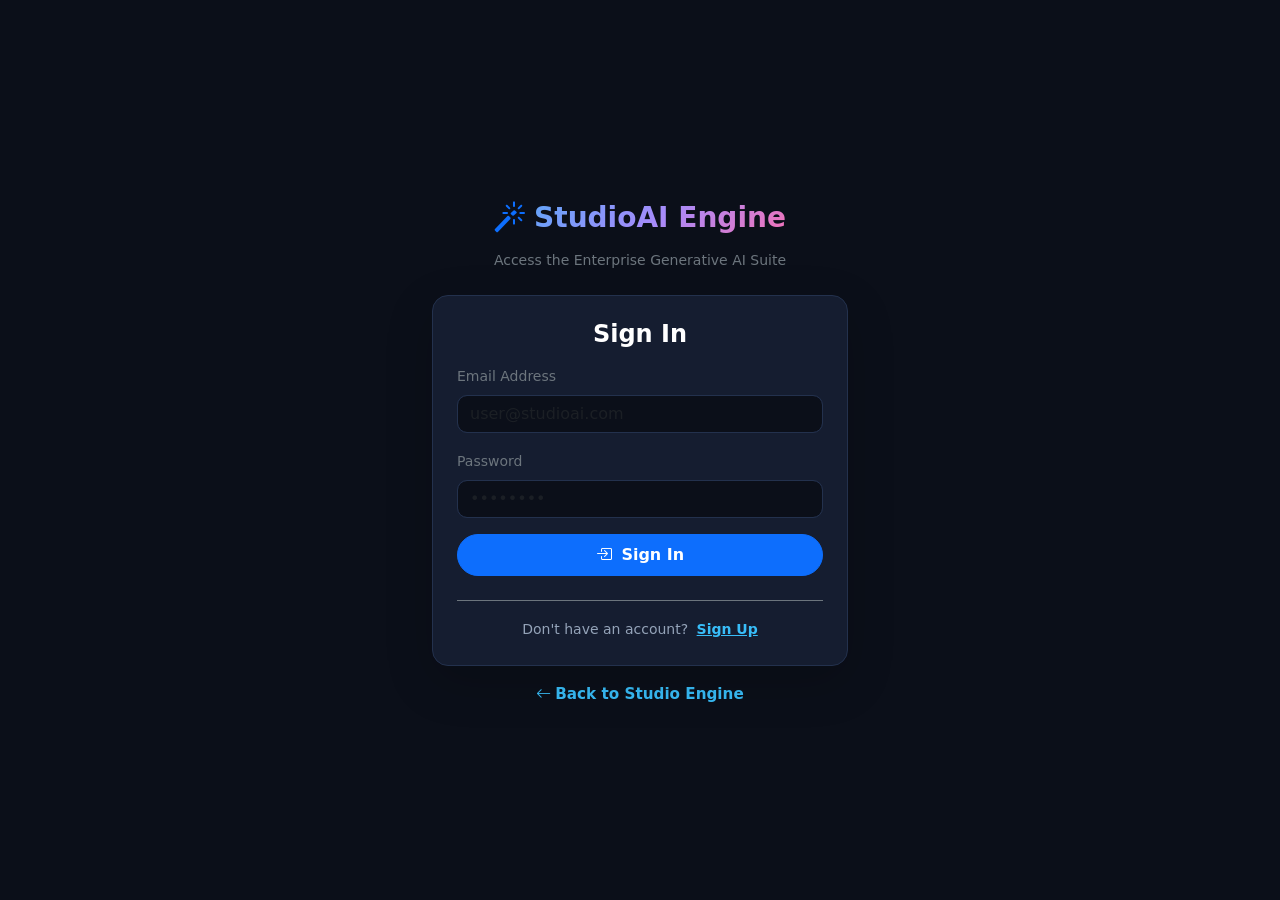
<file: login.html>
<!DOCTYPE html>
<html lang="en">
<head>
    <meta charset="UTF-8">
    <meta name="viewport" content="width=device-width, initial-scale=1.0">
    <title>StudioAI Engine | Authentication</title>
    <!-- Bootstrap CSS -->
    <link href="https://cdn.jsdelivr.net/npm/bootstrap@5.3.0/dist/css/bootstrap.min.css" rel="stylesheet">
    <!-- Bootstrap Icons -->
    <link rel="stylesheet" href="https://cdn.jsdelivr.net/npm/bootstrap-icons@1.11.0/font/bootstrap-icons.css">
    <!-- Custom CSS -->
    <link rel="stylesheet" href="style.css">
</head>
<body class="d-flex align-items-center justify-content-center py-5">

    <div class="container" style="max-width: 440px;">
        <div class="text-center mb-4">
            <a href="index.html" class="navbar-brand fw-bold d-inline-flex align-items-center gap-2 mb-2 text-decoration-none">
                <i class="bi bi-magic fs-2 text-primary"></i> <span class="gradient-title fs-3">StudioAI Engine</span>
            </a>
            <p class="text-secondary small">Access the Enterprise Generative AI Suite</p>
        </div>

        <div class="card p-4 shadow-lg">
            <h4 class="fw-bold mb-3 text-center text-white" id="page-auth-title">Sign In</h4>
            
            <form id="standaloneAuthForm" onsubmit="executeAuthentication(event)">
                <div class="mb-3" id="signup-name-field" style="display: none;">
                    <label class="form-label small text-secondary">Full Name</label>
                    <input type="text" id="auth_full_name" class="form-control" placeholder="Suraj Gupta">
                </div>

                <div class="mb-3">
                    <label class="form-label small text-secondary">Email Address</label>
                    <input type="email" id="auth_email_address" class="form-control" placeholder="user@studioai.com" required>
                </div>

                <div class="mb-3">
                    <label class="form-label small text-secondary">Password</label>
                    <input type="password" id="auth_user_password" class="form-control" placeholder="••••••••" required>
                </div>

                <button type="submit" class="btn btn-primary w-100 rounded-pill py-2 fw-bold mb-3" id="auth-submit-btn">
                    <i class="bi bi-box-arrow-in-right me-1"></i> Sign In
                </button>
            </form>

            <div class="text-center border-top border-secondary pt-3 mt-2">
              <!--  <small class="text-muted" id="auth-switch-text">Don't have an account? 
                    <a href="#" onclick="toggleAuthView()" class="text-primary text-decoration-none fw-bold">Sign Up</a>
                </small> -->
                <small class="auth-prompt-text" id="auth-switch-text">
  Don't have an account? 
  <a href="#" id="auth-switch-link" class="auth-prompt-link">Sign Up</a>
</small>
            </div>
        </div>
        
        <div class="text-center mt-3">
          <a href="index.html" class="back-studio-link text-decoration-none"><i class="bi bi-arrow-left me-1"></i> Back to Studio Engine</a>
        </div>
    </div>

<script>
    let isSignUpMode = false;

    function toggleAuthView() {
        isSignUpMode = !isSignUpMode;
        
        // Toggle UI fields
        document.getElementById('signup-name-field').style.display = isSignUpMode ? 'block' : 'none';
        document.getElementById('page-auth-title').innerText = isSignUpMode ? 'Create Account' : 'Sign In';
        document.getElementById('auth-submit-btn').innerHTML = isSignUpMode 
            ? '<i class="bi bi-person-plus me-1"></i> Register Account' 
            : '<i class="bi bi-box-arrow-in-right me-1"></i> Sign In';
        
        document.getElementById('auth-switch-text').innerHTML = isSignUpMode 
            ? 'Already have an account? <a href="#" onclick="toggleAuthView()" class="text-primary text-decoration-none fw-bold">Sign In</a>'
            : 'Don\'t have an account? <a href="#" onclick="toggleAuthView()" class="text-primary text-decoration-none fw-bold">Sign Up</a>';
    }

    async function executeAuthentication(event) {
        event.preventDefault();
        
        const email = document.getElementById('auth_email_address').value.trim();
        const password = document.getElementById('auth_user_password').value.trim();
        const username = document.getElementById('auth_full_name') ? document.getElementById('auth_full_name').value.trim() : '';
        
        const API_BASE = "http://127.0.0.1:8000";
        const endpoint = isSignUpMode ? `${API_BASE}/register` : `${API_BASE}/login`;
        
        const payload = isSignUpMode 
            ? { username: username || email.split('@')[0], email: email, password: password }
            : { email: email, password: password };

        try {
            const response = await fetch(endpoint, {
                method: 'POST',
                headers: { 'Content-Type': 'application/json' },
                body: JSON.stringify(payload)
            });

            const result = await response.json();

            if (!response.ok) {
                // Show exact error message from backend
                alert(result.detail || "Authentication failed.");
                return;
            }

            if (isSignUpMode) {
                alert("Account created successfully! Please sign in with your credentials.");
                toggleAuthView();
            } else {
                // Save JWT bearer token and user email for session verification
                sessionStorage.setItem('access_token', result.access_token);
                sessionStorage.setItem('active_user_email', result.user.email);
                
                // Redirect to main dashboard
                window.location.href = 'index.html';
            }

        } catch (err) {
            console.error("Auth Error:", err);
            alert("Unable to reach backend server. Ensure FastAPI is running on port 8000.");
        }
    }
</script>
</body>
</html>
</file>
<file: style.css>
:root {
    --bg-dark: #0b0f19;
    --card-bg: #151d30;
    --card-border: #23314d;
    --accent-blue: #3b82f6;
    --accent-purple: #8b5cf6;
    --accent-sparkle: #f59e0b;
}

body {
    background-color: var(--bg-dark);
    color: #f8fafc;
    font-family: 'Inter', system-ui, -apple-system, sans-serif;
    min-height: 100vh;
    display: flex;
    flex-direction: column;
}

/* Glassmorphism Navbar */
.navbar {
    background: rgba(21, 29, 48, 0.85);
    backdrop-filter: blur(12px);
    border-bottom: 1px solid var(--card-border);
}

/* Animated Heading & Gradient Text */
.gradient-title {
    background: linear-gradient(135deg, #60a5fa 0%, #a78bfa 50%, #f472b6 100%);
    -webkit-background-clip: text;
    -webkit-text-fill-color: transparent;
    font-weight: 800;
}

.hero-banner {
    background: radial-gradient(circle at 50% 0%, rgba(59, 130, 246, 0.15) 0%, transparent 70%);
    padding: 40px 0 20px 0;
    text-align: center;
}

/* Animated Sparkling Explore Button */
.btn-sparkle {
    position: relative;
    background: linear-gradient(135deg, var(--accent-blue), var(--accent-purple));
    border: none;
    color: white;
    font-weight: 600;
    padding: 12px 28px;
    border-radius: 30px;
    overflow: hidden;
    transition: all 0.3s ease;
    box-shadow: 0 0 15px rgba(59, 130, 246, 0.4);
}

.btn-sparkle:hover {
    transform: translateY(-2px) scale(1.03);
    box-shadow: 0 0 25px rgba(139, 92, 246, 0.6);
    color: white;
}

.btn-sparkle::after {
    content: '';
    position: absolute;
    top: -50%;
    left: -50%;
    width: 200%;
    height: 200%;
    background: linear-gradient(60deg, transparent, rgba(255,255,255,0.3), transparent);
    transform: rotate(30deg);
    animation: sparkleSweep 4s infinite;
}

@keyframes sparkleSweep {
    0% { transform: translateX(-100%) rotate(30deg); }
    20% { transform: translateX(100%) rotate(30deg); }
    100% { transform: translateX(100%) rotate(30deg); }
}

/* Cards & Styling */
.card {
    background-color: var(--card-bg);
    border: 1px solid var(--card-border);
    border-radius: 16px;
    color: #f8fafc;
    transition: all 0.25s ease;
}

.asset-card {
    position: relative;
}

.asset-card:hover {
    transform: translateY(-6px);
    border-color: var(--accent-blue);
    box-shadow: 0 10px 25px -5px rgba(0, 0, 0, 0.5);
}

.asset-card img {
    height: 220px;
    object-fit: cover;
    border-radius: 16px 16px 0 0;
}

.form-control, .form-select {
    background-color: #0b0f19;
    border: 1px solid var(--card-border);
    color: #f8fafc;
    border-radius: 10px;
}

.form-control:focus, .form-select:focus {
    background-color: #0b0f19;
    color: #fff;
    border-color: var(--accent-blue);
    box-shadow: 0 0 0 0.2rem rgba(59,130,246,0.25);
}

.avatar-circle {
    width: 36px;
    height: 36px;
    border-radius: 50%;
    background: linear-gradient(135deg, #3b82f6, #8b5cf6);
    display: flex;
    align-items: center;
    justify-content: center;
    font-weight: bold;
    color: white;
}

.card-actions {
    position: absolute;
    top: 10px;
    right: 10px;
    display: none;
    z-index: 10;
}

.asset-card:hover .card-actions {
    display: flex;
}

.footer {
    background-color: var(--card-bg);
    border-top: 1px solid var(--card-border);
    margin-top: auto;
}

.modal-content {
    background-color: var(--card-bg);
    color: #f8fafc;
    border: 1px solid var(--card-border);
    border-radius: 16px;
}

/* Gallery Search Input Styles */
.gallery-search-input {
  background-color: #1a1d2d !important;
  color: #f1f5f9 !important;
  border: 1px solid #3b3f58 !important;
  border-radius: 6px !important;
  padding: 6px 12px !important;
  font-size: 13px !important;
}

/* Custom Placeholder Color */
.gallery-search-input::placeholder {
  color: #a5b4fc !important; /* Soft indigo accent */
  opacity: 1 !important;     /* Ensures full brightness in Firefox */
}

/* Input Focus State (Glow on click) */
.gallery-search-input:focus {
  background-color: #1f2338 !important;
  border-color: #6366f1 !important;
  box-shadow: 0 0 0 3px rgba(99, 102, 241, 0.25) !important;
  outline: none !important;
}


/* Custom Back Link Styling */
.back-studio-link {
  color: #38bdf8 !important;        /* Bright sky blue for high visibility */
  font-weight: 700 !important;      /* Bold text */
  font-size: 0.95rem !important;    /* Slightly larger and easily readable */
  text-decoration: none !important;
  transition: color 0.2s ease, transform 0.2s ease !important;
  display: inline-flex !important;
  align-items: center !important;
}

/* Hover effect */
.back-studio-link:hover {
  color: #7dd3fc !important;        /* Lighter blue glow on hover */
  transform: translateX(-3px);      /* Gentle move left on hover */
}

/* Studio Description Text Styling */
.studio-description-text {
  color: #cbd5e1 !important;        /* Slate/light gray for crisp readability */
  font-size: 0.925rem !important;   /* Comfortable, clear reading size */
  font-weight: 500 !important;      /* Medium weight for enhanced clarity */
  letter-spacing: 0.2px !important; /* Subtle spacing for modern look */
}

/* Optional: Highlight key action words inside the text */
.studio-description-text .text-highlight {
  color: #38bdf8 !important;        /* Vibrant sky blue emphasis */
  font-weight: 600 !important;
}


/* Gallery/Studio Placeholder Icon Styling */
.studio-placeholder-icon {
  color: #818cf8 !important;         /* Vibrant indigo/violet accent */
  opacity: 0.9 !important;           /* Clear visibility without heavy fading */
  filter: drop-shadow(0 0 12px rgba(129, 140, 248, 0.4)) !important; /* Soft glowing effect */
  transition: transform 0.2s ease, color 0.2s ease !important;
}

/* Subtle hover interaction */
.studio-placeholder-icon:hover {
  color: #a5b4fc !important;
  transform: scale(1.08);
}


/* Auth Prompt Text Styling */
.auth-prompt-text {
  color: #94a3b8 !important;       /* Crisp slate-gray for distinct clarity */
  font-size: 0.875rem !important;   /* Clean readable size */
  font-weight: 500 !important;      /* Medium weight to prevent thin blending */
  opacity: 1 !important;            /* Removes default muted fading */
}

/* Auth Action Link Styling (e.g., Sign Up / Login) */
.auth-prompt-link {
  color: #38bdf8 !important;        /* Bright sky-blue accent for high visibility */
  font-weight: 700 !important;      /* Bold link text */
  text-decoration: underline !important;
  margin-left: 4px !important;
  transition: color 0.2s ease !important;
}

.auth-prompt-link:hover {
  color: #7dd3fc !important;        /* Light cyan hover glow */
}
</file>
